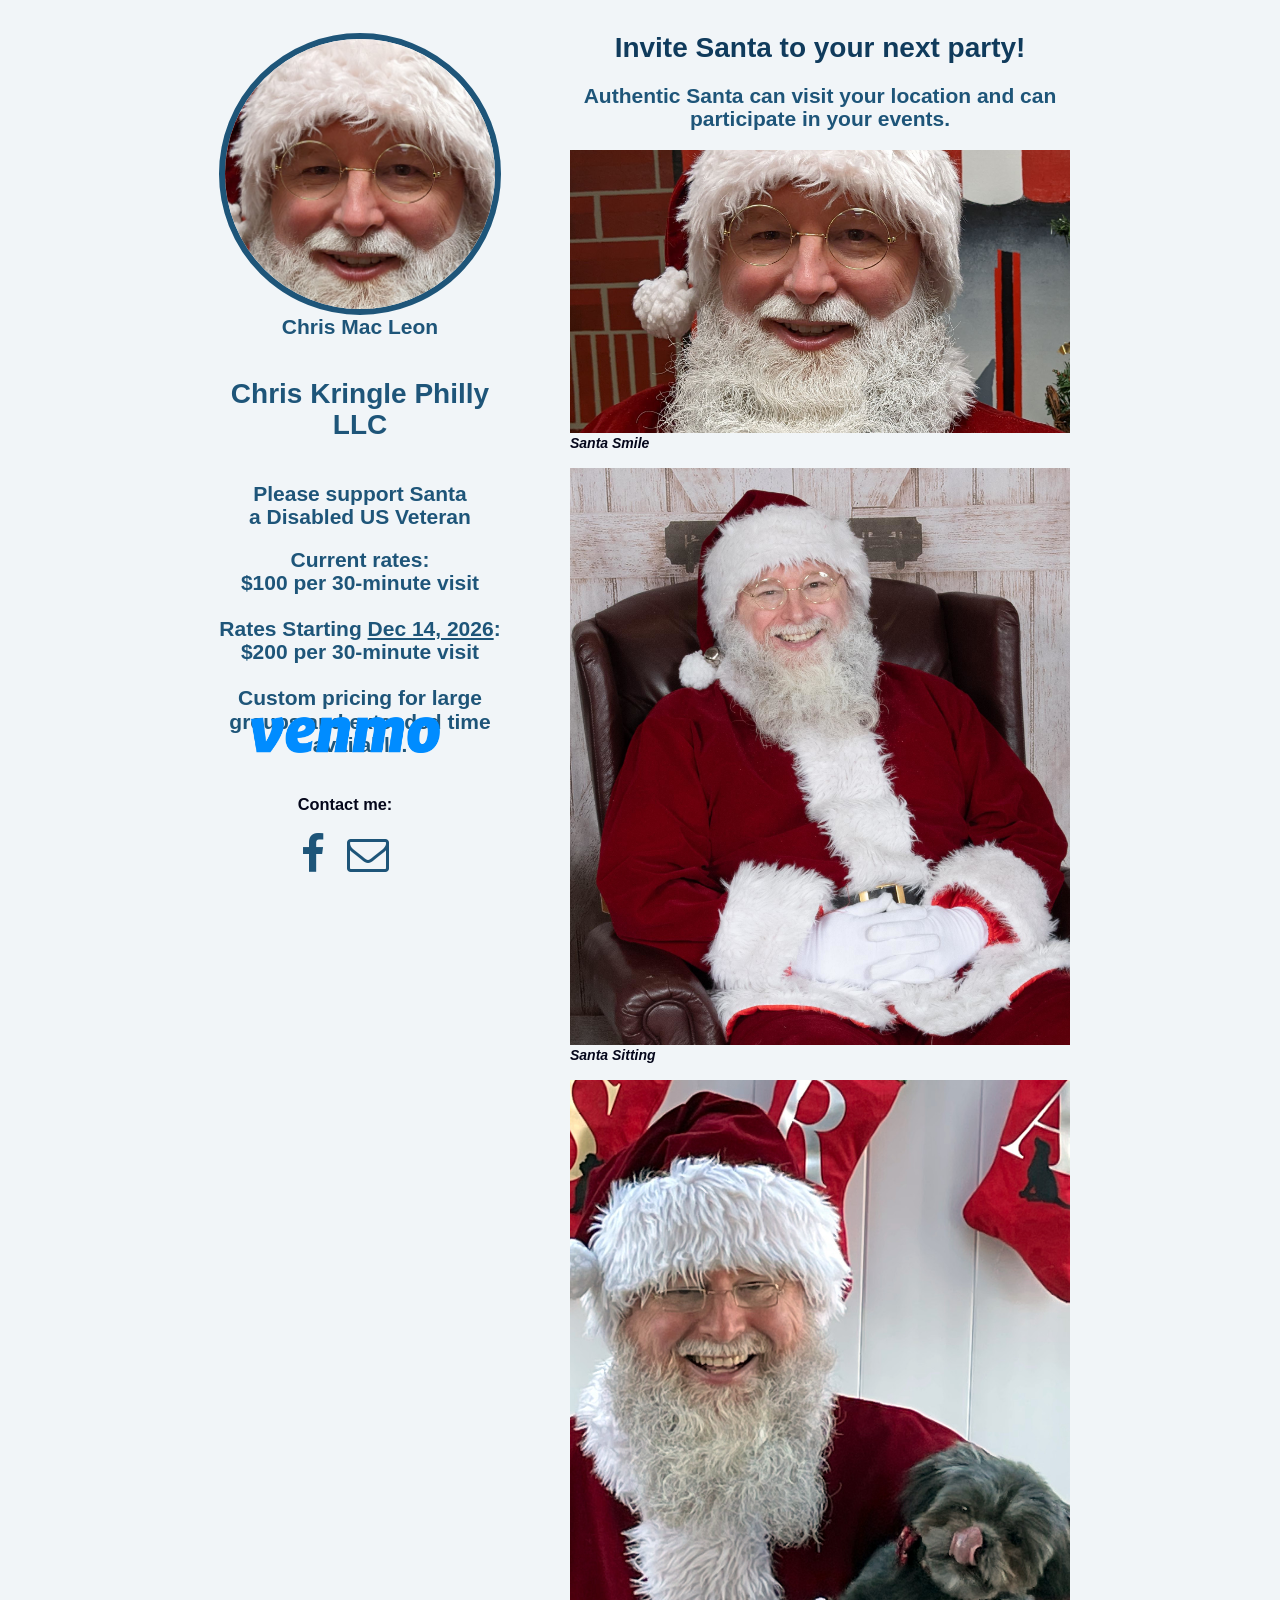
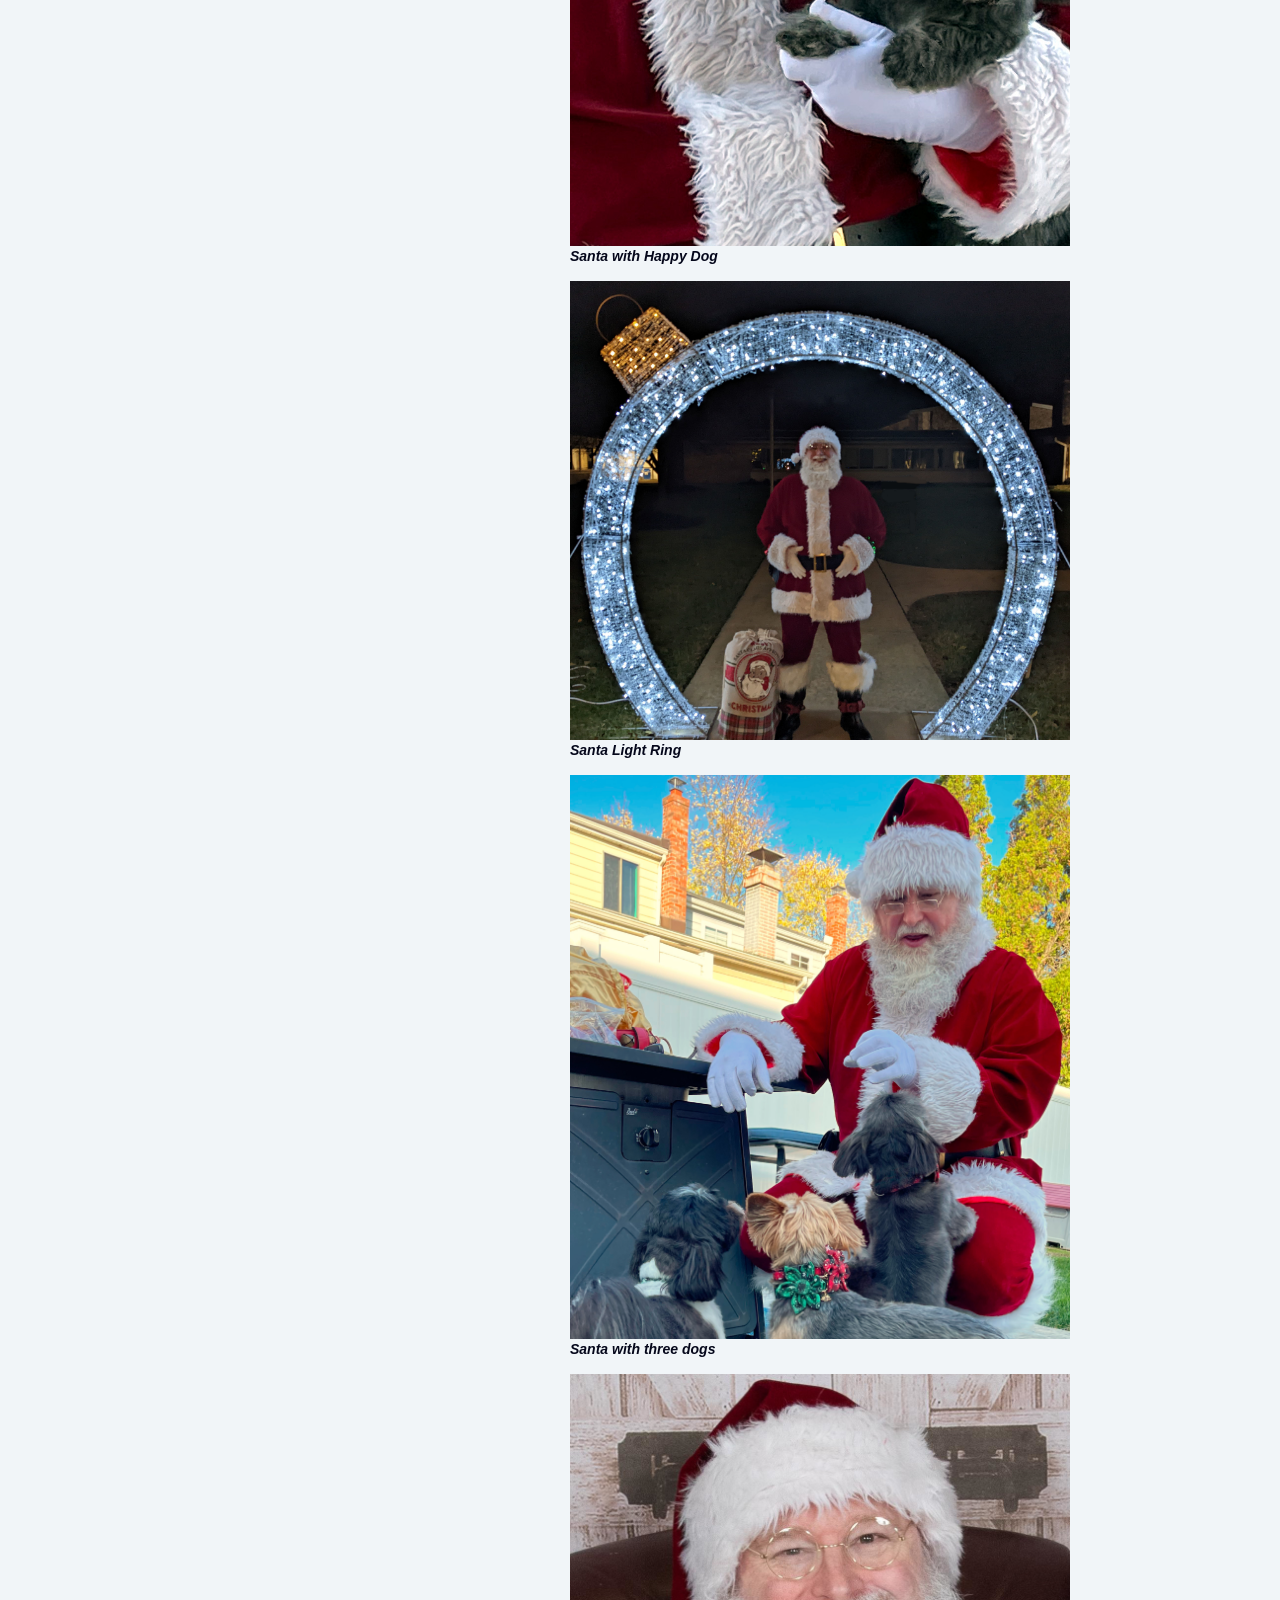
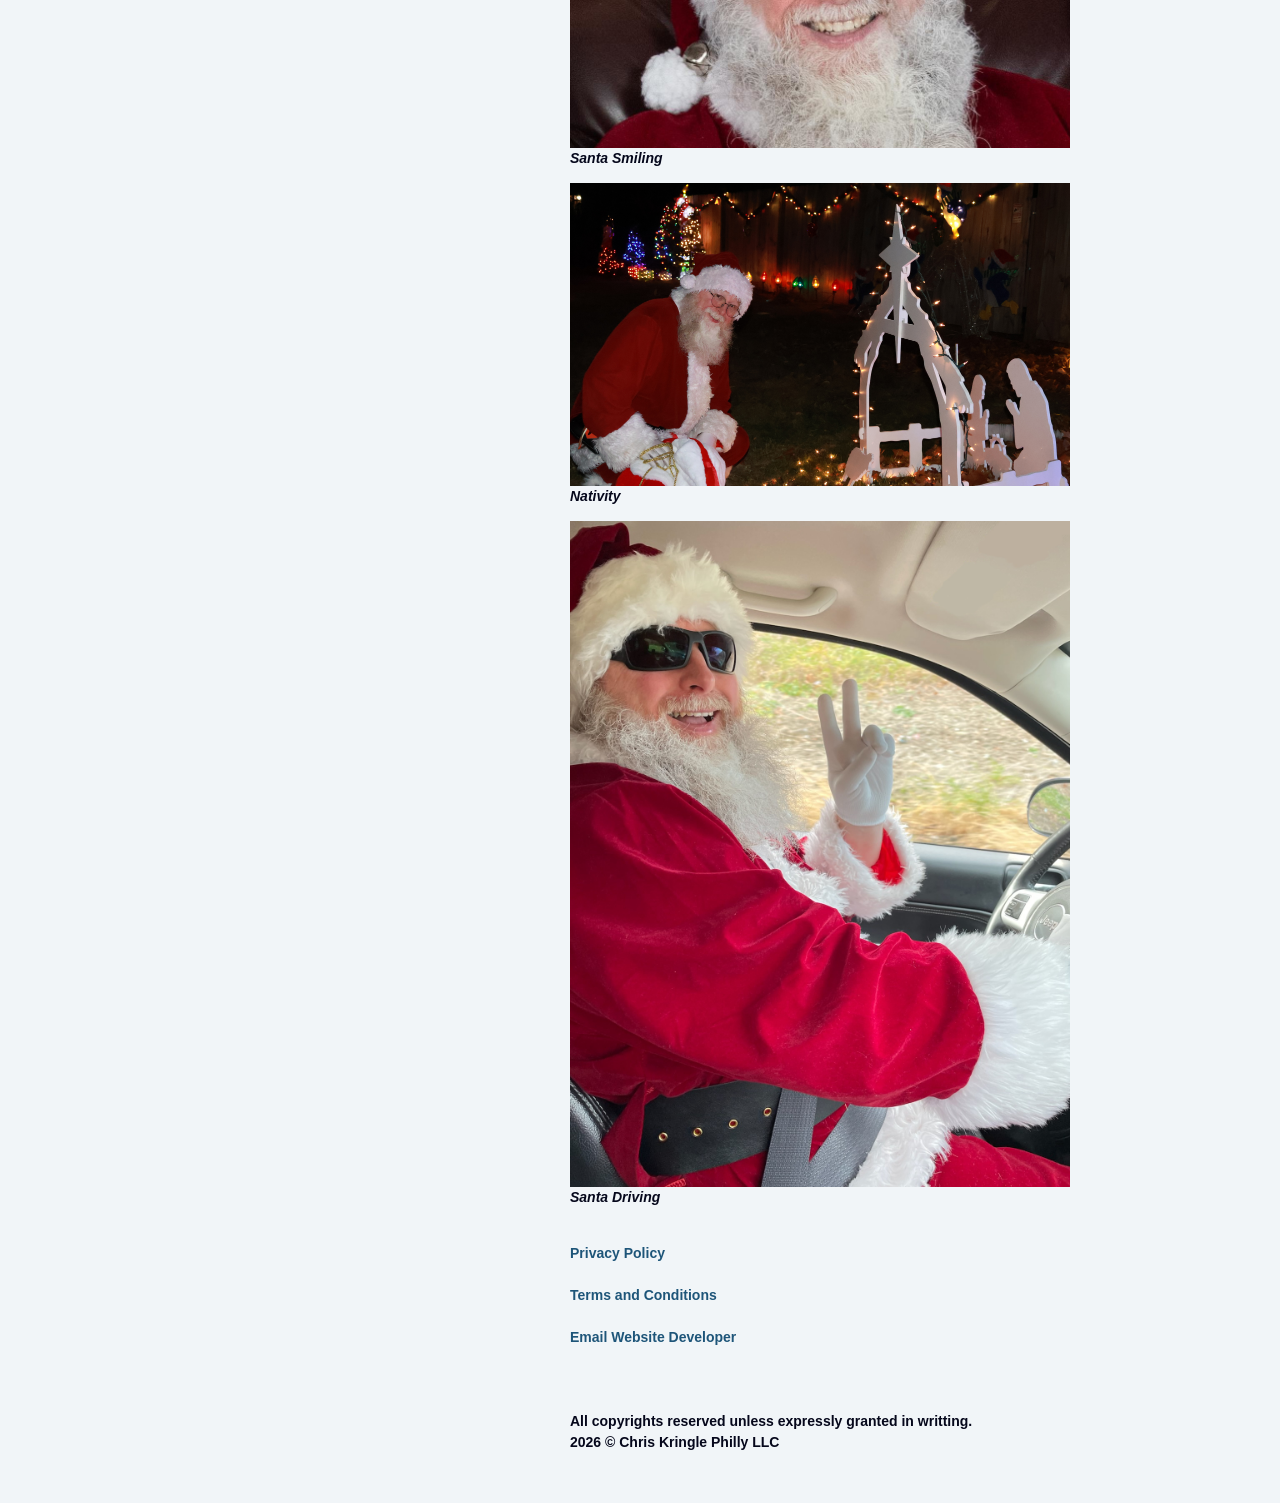
<file: index.html>
<!DOCTYPE html>
<html lang="en-US">
  <head>
    <meta charset="UTF-8">
    <meta http-equiv="X-UA-Compatible" content="IE=edge">
    <meta name="viewport" content="width=device-width, initial-scale=1">
    <title>CKPLLC - Invite Santa to your next party!</title>
    <link rel="stylesheet" href="https://cdnjs.cloudflare.com/ajax/libs/font-awesome/4.7.0/css/font-awesome.min.css">
    <link rel="icon" type="image/x-icon" href="/assets/img/favicon.ico">
  <!-- Begin Jekyll SEO tag v2.8.0 -->
<meta name="generator" content="Jekyll v4.3.4" />
<meta property="og:locale" content="en_US" />
<link rel="canonical" href="chriskringlephillyllc.github.io/" />
<meta property="og:url" content="chriskringlephillyllc.github.io/" />
<meta property="og:type" content="website" />
<meta name="twitter:card" content="summary" />
<script type="application/ld+json">
{"@context":"https://schema.org","@type":"WebSite","url":"chriskringlephillyllc.github.io/"}</script>
<!-- End Jekyll SEO tag -->

    <link rel="stylesheet" href="/assets/css/style.css?v=">
  </head>
  <body>
    <div class="wrapper">
      <header>
        <div class="logo_img">
          <a href="/"><img src="/assets/img/logo.png" alt="Logo" /></a>
        </div>
        <h2><a href="/">Chris Mac Leon</a></h2><br>
        <h1><a href="/">Chris Kringle Philly LLC</a></h1><br>
        <h2>Please support Santa<br><b>a Disabled US Veteran</h2>
        <h2>Current rates:<br> <b>$100</b> per 30-minute visit<br><br>Rates Starting <u>Dec 14, 2026</u>:<br> <b>$200</b> per 30-minute visit<br><br> Custom pricing for large groups and extended time available.
</h2>
      </header>
      <footer>
        



<div class="paymentService">
  <a href="https://venmo.com/code?user_id=3912414659610071279" target="_blank" rel="noopener noreferrer"><img src="/assets/img/Venmo_Logo_Blue.png" alt="Venmo" ></a><br>
</div>

<h3>Contact me:</h3>


    <a href="https://facebook.com/ChrisKringlePhillyLLC/" target="_blank"><span title="Facebook"><i class="fa fa-facebook" style="font-size:3em" aria-hidden="true"></i></span></a>
    &emsp;


  


  


  


  


  


  


  

<a href="mailto:chriskringlephilly@gmail.com?subject=I like to learn more about inviting Santa" target="_blank"><span title="Email "><i class="fa fa-envelope-o" style="font-size:3em" aria-hidden="true"></i></span></a>

      </footer>
      <section>
        <h1>Invite Santa to your next party!</h1>
        <h2 id="authentic-santa-can-visit-your-location-and-can-participate-in-your-events">Authentic Santa can visit your location and can participate in your events.</h2>

<p><img src="/assets/img/SantaClose.jpg" alt="Visit from Santa" /> <em>Santa Smile</em></p>

<p><img src="/assets/img/Santa3a.jpg" alt="Visit from Santa" /> <em>Santa Sitting</em></p>

<p><img src="/assets/img/Santa5.jpg" alt="Visit from Santa" /> <em>Santa with Happy Dog</em></p>

<p><img src="/assets/img/SantaRing.jpg" alt="Visit from Santa" /> <em>Santa Light Ring</em></p>

<p><img src="/assets/img/Santa6.jpg" alt="Visit from Santa" /> <em>Santa with three dogs</em></p>

<p><img src="/assets/img/Santa1a.jpg" alt="Visit from Santa" /> <em>Santa Smiling</em></p>

<p><img src="/assets/img/IMG_0514a.JPG" alt="Visit from Santa" /> <em>Nativity</em></p>

<p><img src="/assets/img/SantaDriving.jpg" alt="Visit from Santa" /> <em>Santa Driving</em></p>

        <br><a href="/privacy">Privacy Policy </a>

      <br><br><a href="/terms_conditions">Terms and Conditions</a>


      <br><br><a href="mailto:fmacleon@yahoo.com?subject=Create My Own WebSite or email about WebSite related issues **Site:Chris Kringle Philly LLC, Page:Invite Santa to your next party!**
            &body=I would like to learn more about creating my own WebSite or email about WebSite related issues" target="_blank">
            Email Website Developer</a>
 <br><br><br><br>
        All copyrights reserved unless expressly granted in writting. <br>
        2026 &copy; Chris Kringle Philly LLC 
      </section>
    </div>
  </body>
</html>
</file>
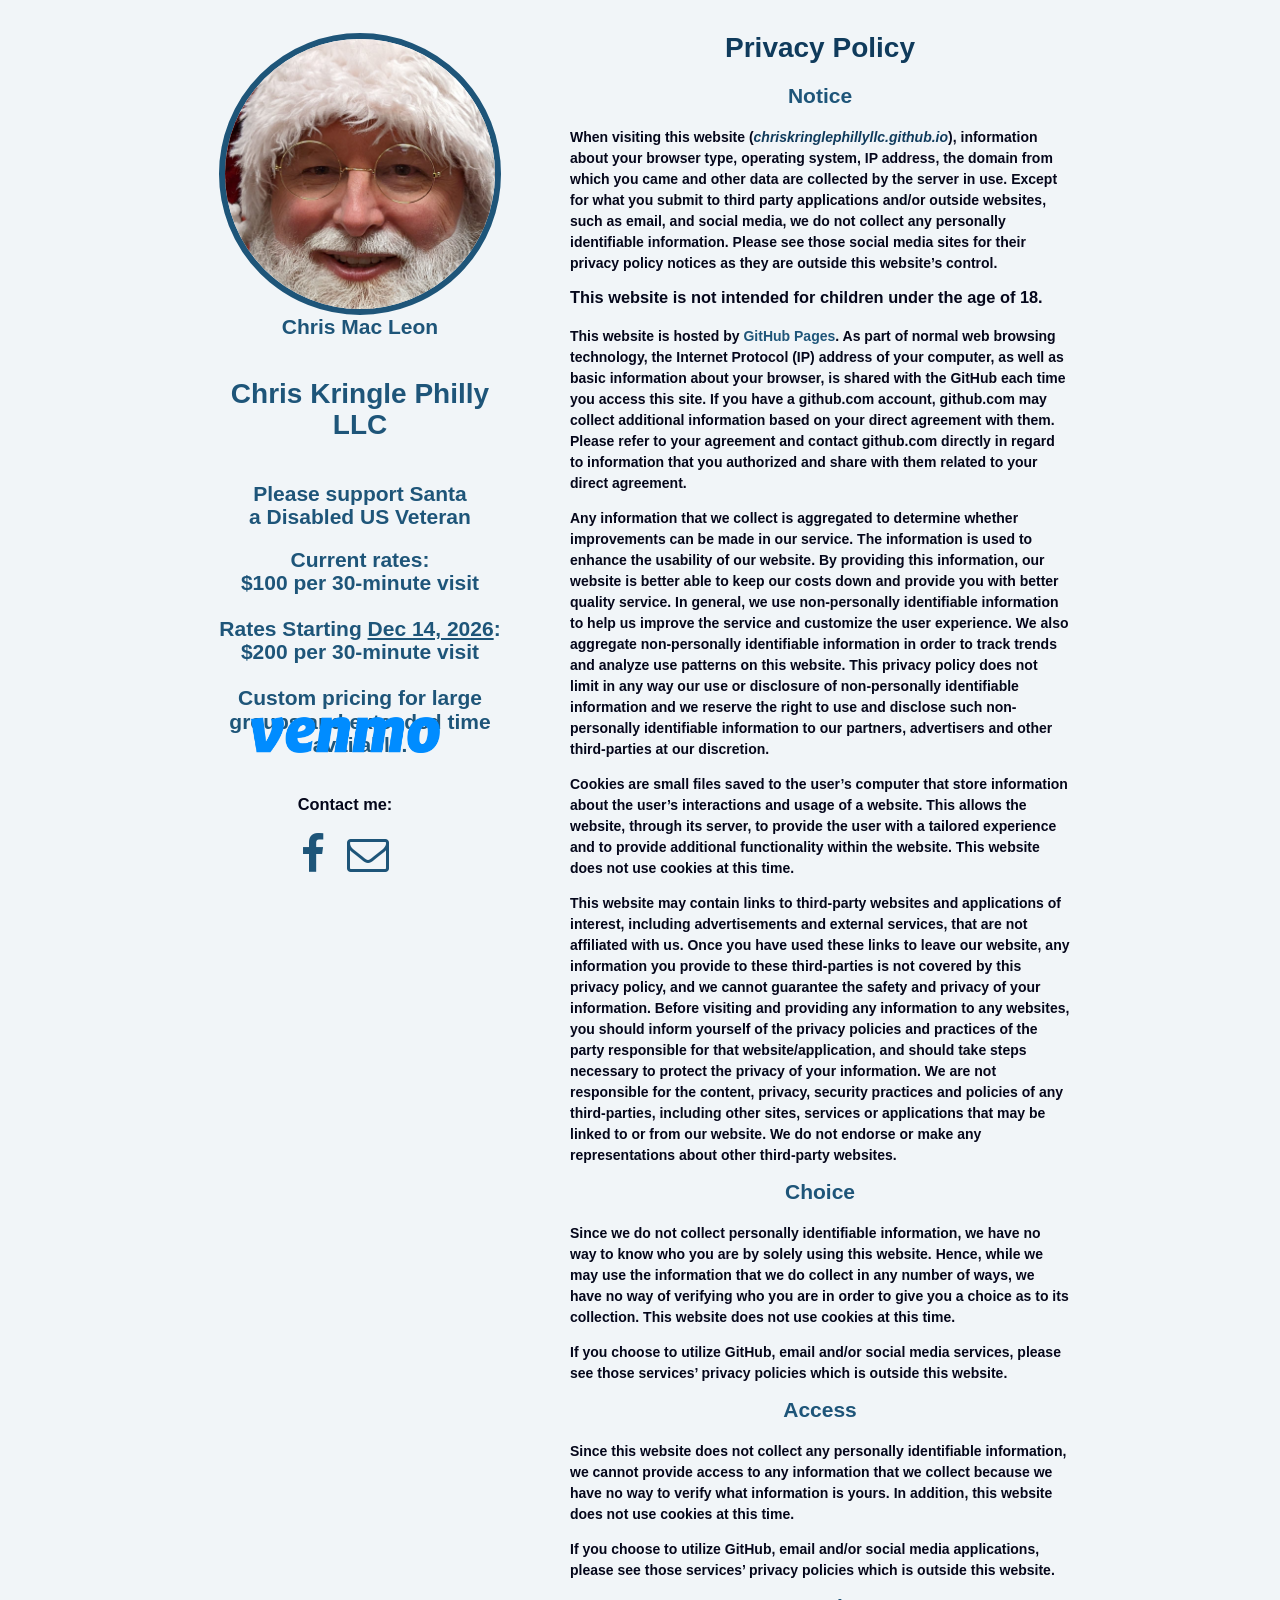
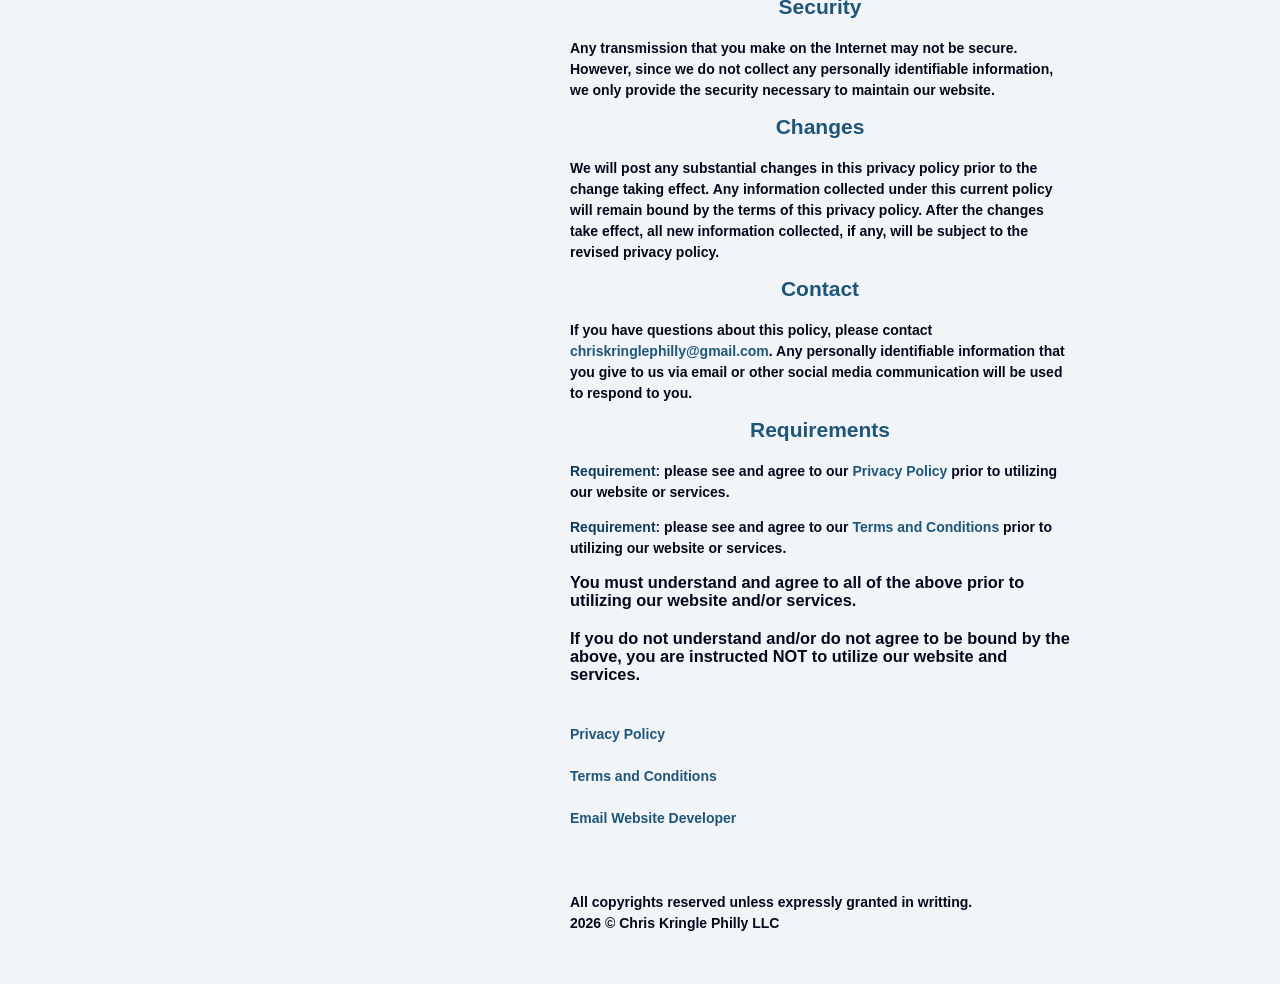
<file: privacy.html>
<!DOCTYPE html>
<html lang="en-US">
  <head>
    <meta charset="UTF-8">
    <meta http-equiv="X-UA-Compatible" content="IE=edge">
    <meta name="viewport" content="width=device-width, initial-scale=1">
    <title>CKPLLC - Privacy Policy</title>
    <link rel="stylesheet" href="https://cdnjs.cloudflare.com/ajax/libs/font-awesome/4.7.0/css/font-awesome.min.css">
    <link rel="icon" type="image/x-icon" href="/assets/img/favicon.ico">
  <!-- Begin Jekyll SEO tag v2.8.0 -->
<meta name="generator" content="Jekyll v4.3.4" />
<meta property="og:locale" content="en_US" />
<link rel="canonical" href="chriskringlephillyllc.github.io/privacy.html" />
<meta property="og:url" content="chriskringlephillyllc.github.io/privacy.html" />
<meta property="og:type" content="website" />
<meta name="twitter:card" content="summary" />
<script type="application/ld+json">
{"@context":"https://schema.org","@type":"WebPage","url":"chriskringlephillyllc.github.io/privacy.html"}</script>
<!-- End Jekyll SEO tag -->

    <link rel="stylesheet" href="/assets/css/style.css?v=">
  </head>
  <body>
    <div class="wrapper">
      <header>
        <div class="logo_img">
          <a href="/"><img src="/assets/img/logo.png" alt="Logo" /></a>
        </div>
        <h2><a href="/">Chris Mac Leon</a></h2><br>
        <h1><a href="/">Chris Kringle Philly LLC</a></h1><br>
        <h2>Please support Santa<br><b>a Disabled US Veteran</h2>
        <h2>Current rates:<br> <b>$100</b> per 30-minute visit<br><br>Rates Starting <u>Dec 14, 2026</u>:<br> <b>$200</b> per 30-minute visit<br><br> Custom pricing for large groups and extended time available.
</h2>
      </header>
      <footer>
        



<div class="paymentService">
  <a href="https://venmo.com/code?user_id=3912414659610071279" target="_blank" rel="noopener noreferrer"><img src="/assets/img/Venmo_Logo_Blue.png" alt="Venmo" ></a><br>
</div>

<h3>Contact me:</h3>


    <a href="https://facebook.com/ChrisKringlePhillyLLC/" target="_blank"><span title="Facebook"><i class="fa fa-facebook" style="font-size:3em" aria-hidden="true"></i></span></a>
    &emsp;


  


  


  


  


  


  


  

<a href="mailto:chriskringlephilly@gmail.com?subject=I like to learn more about inviting Santa" target="_blank"><span title="Email "><i class="fa fa-envelope-o" style="font-size:3em" aria-hidden="true"></i></span></a>

      </footer>
      <section>
        <h1>Privacy Policy</h1>
        <h2 id="notice">Notice</h2>
<p>When visiting this website (<strong><em>chriskringlephillyllc.github.io</em></strong>), information about your browser type, operating system, IP address, the domain from which you came and other data are collected by the server in use. Except for what you submit to third party applications and/or outside websites, such as email, and social media, we do not collect any personally identifiable information. Please see those social media sites for their privacy policy notices as they are outside this website’s control.</p>

<h3 id="this-website-is-not-intended-for-children-under-the-age-of-18">This website is not intended for children under the age of 18.</h3>

<p>This website is hosted by <a href="https://docs.github.com/en/site-policy/privacy-policies/github-privacy-statement">GitHub Pages</a>. As part of normal web browsing technology, the Internet Protocol (IP) address of your computer, as well as basic information about your browser, is shared with the GitHub each time you access this site. If you have a github.com account, github.com may collect additional information based on your direct agreement with them. Please refer to your agreement and contact github.com directly in regard to information that you authorized and share with them related to your direct agreement.</p>

<p>Any information that we collect is aggregated to determine whether improvements can be made in our service. The information is used to enhance the usability of our website. By providing this information, our website is better able to keep our costs down and provide you with better quality service. In general, we use non-personally identifiable information to help us improve the service and customize the user experience. We also aggregate non-personally identifiable information in order to track trends and analyze use patterns on this website. This privacy policy does not limit in any way our use or disclosure of non-personally identifiable information and we reserve the right to use and disclose such non-personally identifiable information to our partners, advertisers and other third-parties at our discretion.</p>

<p>Cookies are small files saved to the user’s computer that store information about the user’s interactions and usage of a website. This allows the website, through its server, to provide the user with a tailored experience and to provide additional functionality within the website. This website does not use cookies at this time.</p>

<p>This website may contain links to third-party websites and applications of interest, including advertisements and external services, that are not affiliated with us. Once you have used these links to leave our website, any information you provide to these third-parties is not covered by this privacy policy, and we cannot guarantee the safety and privacy of your information. Before visiting and providing any information to any websites, you should inform yourself of the privacy policies and practices of the party responsible for that website/application, and should take steps necessary to protect the privacy of your information. We are not responsible for the content, privacy, security practices and policies of any third-parties, including other sites, services or applications that may be linked to or from our website. We do not endorse or make any representations about other third-party websites.</p>

<h2 id="choice">Choice</h2>
<p>Since we do not collect personally identifiable information, we have no way to know who you are by solely using this website. Hence, while we may use the information that we do collect in any number of ways, we have no way of verifying who you are in order to give you a choice as to its collection. This website does not use cookies at this time.</p>

<p>If you choose to utilize GitHub, email and/or social media services, please see those services’ privacy policies which is outside this website.</p>

<h2 id="access">Access</h2>
<p>Since this website does not collect any personally identifiable information, we cannot provide access to any information that we collect because we have no way to verify what information is yours. In addition, this website does not use cookies at this time.</p>

<p>If you choose to utilize GitHub, email and/or social media applications, please see those services’ privacy policies which is outside this website.</p>

<h2 id="security">Security</h2>
<p>Any transmission that you make on the Internet may not be secure. However, since we do not collect any personally identifiable information, we only provide the security necessary to maintain our website.</p>

<h2 id="changes">Changes</h2>
<p>We will post any substantial changes in this privacy policy prior to the change taking effect. Any information collected under this current policy will remain bound by the terms of this privacy policy. After the changes take effect, all new information collected, if any, will be subject to the revised privacy policy.</p>

<h2 id="contact">Contact</h2>
<p>If you have questions about this policy, please contact <a href="mailto:chriskringlephilly@gmail.com?cc=fmacleon@yahoo.com&amp;subject=Email About Privacy Policy **Site:Chris Kringle Philly LLC, Page:Privacy Policy**">chriskringlephilly@gmail.com</a>. Any personally identifiable information that you give to us via email or other social media communication will be used to respond to you.</p>

<h2 id="requirements">Requirements</h2>
<p><strong>Requirement:</strong> please see and agree to our <a href="/privacy/">Privacy Policy</a> prior to utilizing our website or services.</p>

<p><strong>Requirement:</strong> please see and agree to our <a href="/terms_conditions/">Terms and Conditions</a> prior to utilizing our website or services.</p>

<h3 id="you-must-understand-and-agree-to-all-of-the-above-prior-to-utilizing-our-website-andor-services">You must understand and agree to all of the above prior to utilizing our website and/or services.</h3>

<h3 id="if-you-do-not-understand-andor-do-not-agree-to-be-bound-by-the-above-you-are-instructed-not-to-utilize-our-website-and-services">If you do not understand and/or do not agree to be bound by the above, you are instructed NOT to utilize our website and services.</h3>

        <br><a href="/privacy">Privacy Policy </a>

      <br><br><a href="/terms_conditions">Terms and Conditions</a>


      <br><br><a href="mailto:fmacleon@yahoo.com?subject=Create My Own WebSite or email about WebSite related issues **Site:Chris Kringle Philly LLC, Page:Privacy Policy**
            &body=I would like to learn more about creating my own WebSite or email about WebSite related issues" target="_blank">
            Email Website Developer</a>
 <br><br><br><br>
        All copyrights reserved unless expressly granted in writting. <br>
        2026 &copy; Chris Kringle Philly LLC 
      </section>
    </div>
  </body>
</html>
</file>
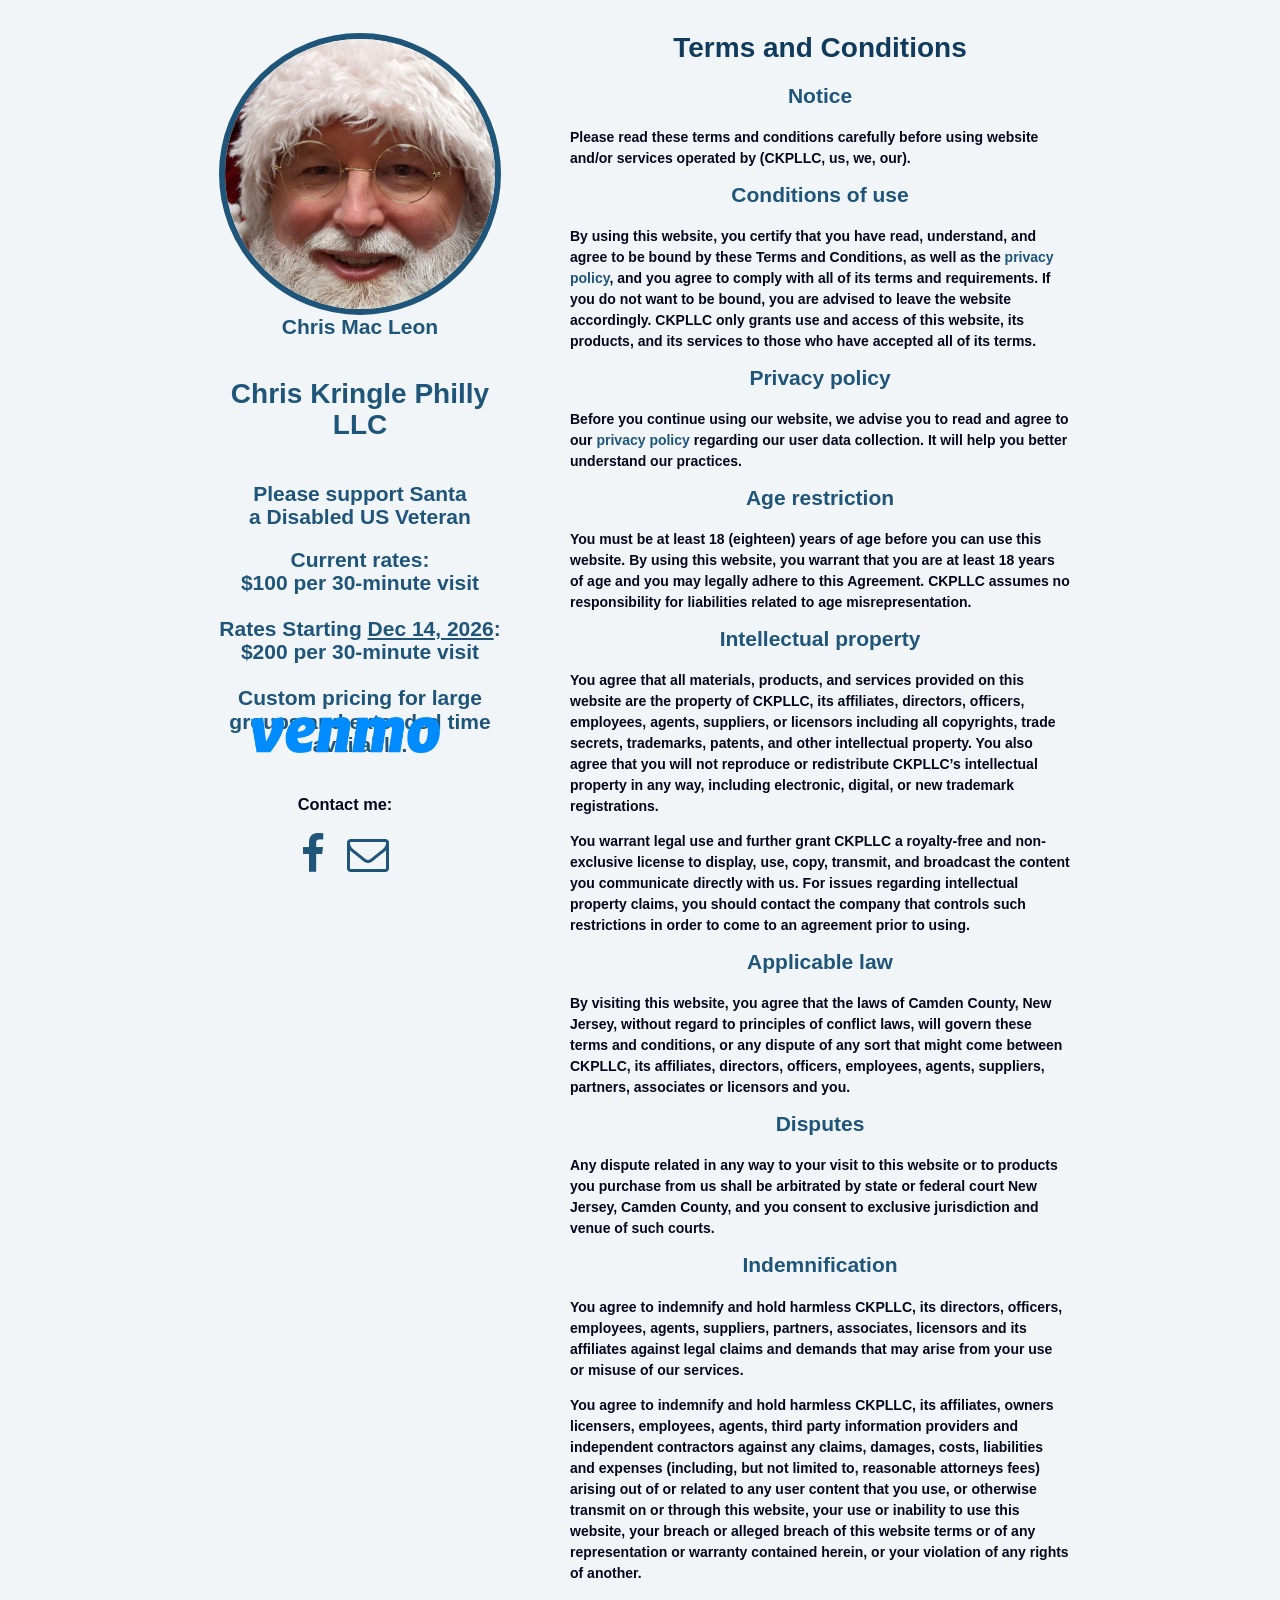
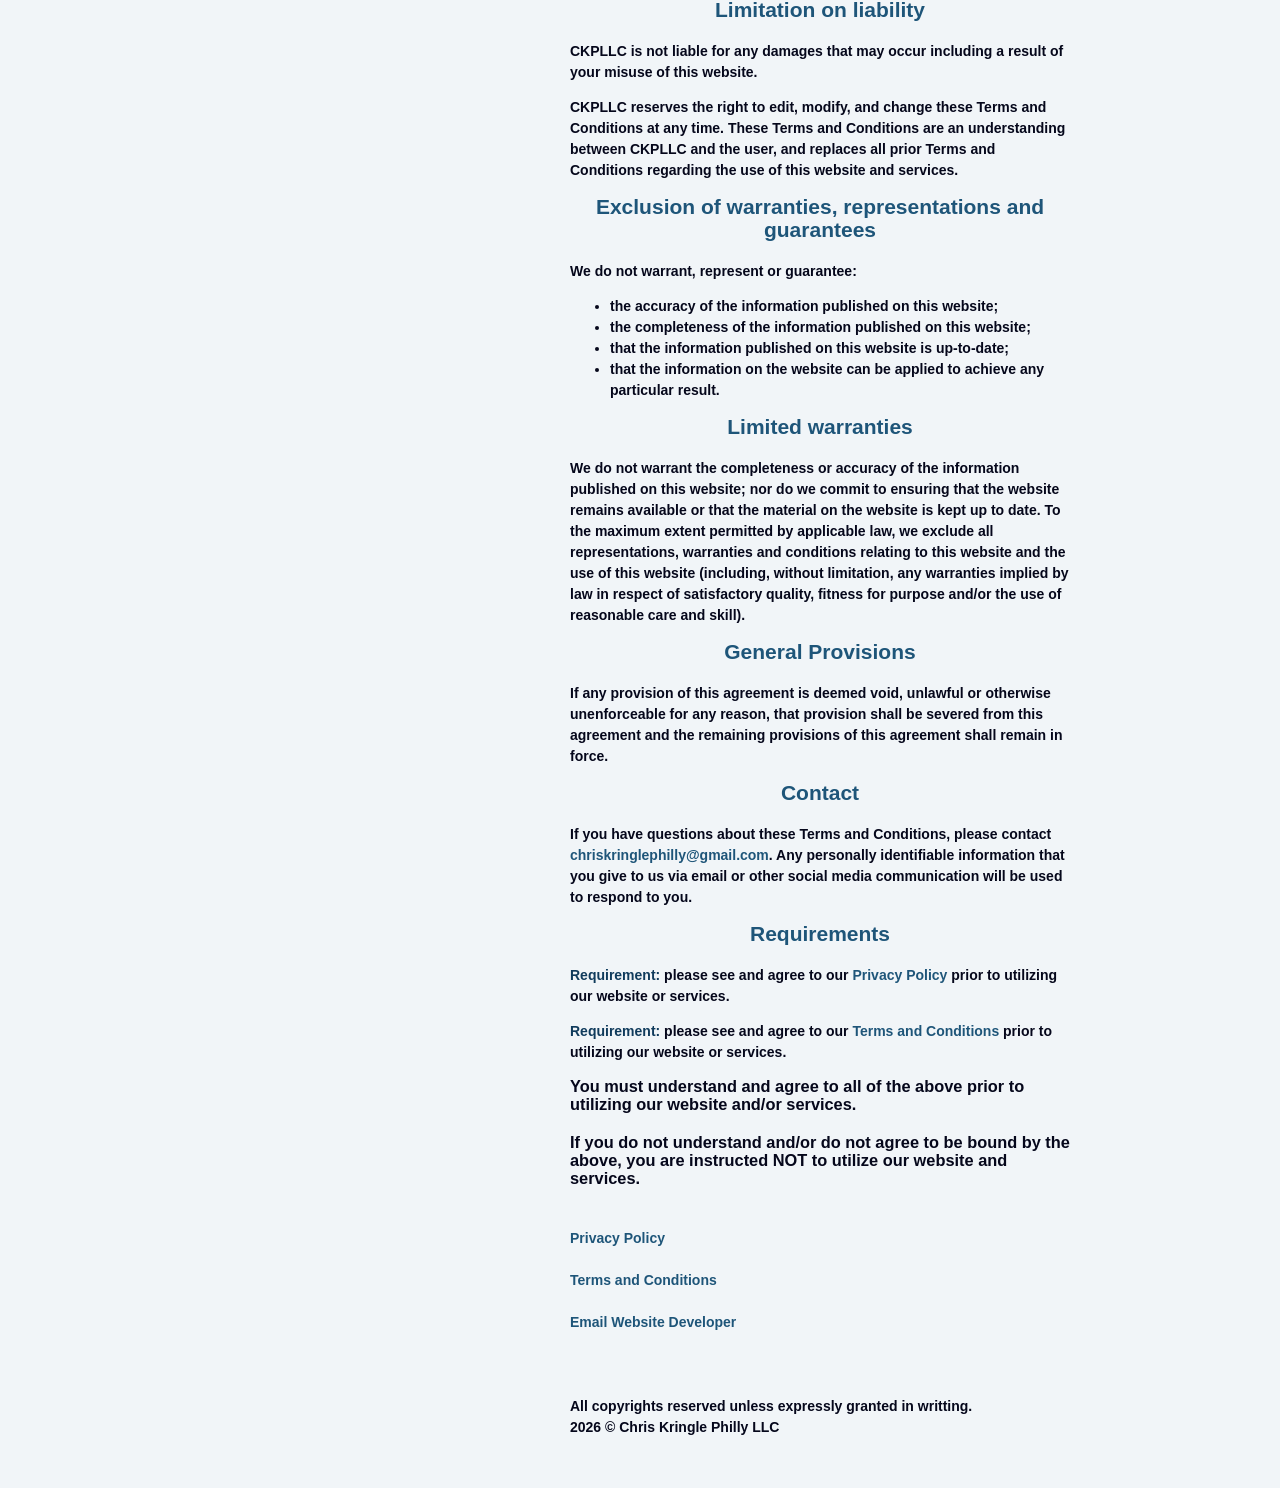
<file: terms_conditions.html>
<!DOCTYPE html>
<html lang="en-US">
  <head>
    <meta charset="UTF-8">
    <meta http-equiv="X-UA-Compatible" content="IE=edge">
    <meta name="viewport" content="width=device-width, initial-scale=1">
    <title>CKPLLC - Terms and Conditions</title>
    <link rel="stylesheet" href="https://cdnjs.cloudflare.com/ajax/libs/font-awesome/4.7.0/css/font-awesome.min.css">
    <link rel="icon" type="image/x-icon" href="/assets/img/favicon.ico">
  <!-- Begin Jekyll SEO tag v2.8.0 -->
<meta name="generator" content="Jekyll v4.3.4" />
<meta property="og:locale" content="en_US" />
<link rel="canonical" href="chriskringlephillyllc.github.io/terms_conditions.html" />
<meta property="og:url" content="chriskringlephillyllc.github.io/terms_conditions.html" />
<meta property="og:type" content="website" />
<meta name="twitter:card" content="summary" />
<script type="application/ld+json">
{"@context":"https://schema.org","@type":"WebPage","url":"chriskringlephillyllc.github.io/terms_conditions.html"}</script>
<!-- End Jekyll SEO tag -->

    <link rel="stylesheet" href="/assets/css/style.css?v=">
  </head>
  <body>
    <div class="wrapper">
      <header>
        <div class="logo_img">
          <a href="/"><img src="/assets/img/logo.png" alt="Logo" /></a>
        </div>
        <h2><a href="/">Chris Mac Leon</a></h2><br>
        <h1><a href="/">Chris Kringle Philly LLC</a></h1><br>
        <h2>Please support Santa<br><b>a Disabled US Veteran</h2>
        <h2>Current rates:<br> <b>$100</b> per 30-minute visit<br><br>Rates Starting <u>Dec 14, 2026</u>:<br> <b>$200</b> per 30-minute visit<br><br> Custom pricing for large groups and extended time available.
</h2>
      </header>
      <footer>
        



<div class="paymentService">
  <a href="https://venmo.com/code?user_id=3912414659610071279" target="_blank" rel="noopener noreferrer"><img src="/assets/img/Venmo_Logo_Blue.png" alt="Venmo" ></a><br>
</div>

<h3>Contact me:</h3>


    <a href="https://facebook.com/ChrisKringlePhillyLLC/" target="_blank"><span title="Facebook"><i class="fa fa-facebook" style="font-size:3em" aria-hidden="true"></i></span></a>
    &emsp;


  


  


  


  


  


  


  

<a href="mailto:chriskringlephilly@gmail.com?subject=I like to learn more about inviting Santa" target="_blank"><span title="Email "><i class="fa fa-envelope-o" style="font-size:3em" aria-hidden="true"></i></span></a>

      </footer>
      <section>
        <h1>Terms and Conditions</h1>
        <h2 id="notice">Notice</h2>
<p>Please read these terms and conditions carefully before using  website and/or services operated by  (CKPLLC, us, we, our).</p>

<h2 id="conditions-of-use">Conditions of use</h2>
<p>By using this website, you certify that you have read, understand, and agree to be bound by these Terms and Conditions, as well as the <a href="/privacy">privacy policy</a>, and you agree to comply with all of its terms and requirements. If you do not want to be bound, you are advised to leave the website accordingly. CKPLLC only grants use and access of this website, its products, and its services to those who have accepted all of its terms.</p>

<h2 id="privacy-policy">Privacy policy</h2>
<p>Before you continue using our website, we advise you to read and agree to our <a href="/privacy">privacy policy</a> regarding our user data collection. It will help you better understand our practices.</p>

<h2 id="age-restriction">Age restriction</h2>
<p>You must be at least 18 (eighteen) years of age before you can use this website. By using this website, you warrant that you are at least 18 years of age and you may legally adhere to this Agreement. CKPLLC assumes no responsibility for liabilities related to age misrepresentation.</p>

<h2 id="intellectual-property">Intellectual property</h2>
<p>You agree that all materials, products, and services provided on this website are the property of CKPLLC, its affiliates, directors, officers, employees, agents, suppliers, or licensors including all copyrights, trade secrets, trademarks, patents, and other intellectual property. You also agree that you will not reproduce or redistribute CKPLLC’s intellectual property in any way, including electronic, digital, or new trademark registrations.</p>

<p>You warrant legal use and further grant CKPLLC a royalty-free and non-exclusive license to display, use, copy, transmit, and broadcast the content you communicate directly with us. For issues regarding intellectual property claims, you should contact the company that controls such restrictions in order to come to an agreement prior to using.</p>

<h2 id="applicable-law">Applicable law</h2>
<p>By visiting this website, you agree that the laws of Camden County, New Jersey, without regard to principles of conflict laws, will govern these terms and conditions, or any dispute of any sort that might come between CKPLLC, its affiliates, directors, officers, employees, agents, suppliers, partners, associates or licensors and you.</p>

<h2 id="disputes">Disputes</h2>
<p>Any dispute related in any way to your visit to this website or to products you purchase from us shall be arbitrated by state or federal court New Jersey, Camden County, and you consent to exclusive jurisdiction and venue of such courts.</p>

<h2 id="indemnification">Indemnification</h2>
<p>You agree to indemnify and hold harmless CKPLLC, its directors, officers, employees, agents, suppliers, partners, associates, licensors and its affiliates against legal claims and demands that may arise from your use or misuse of our services.</p>

<p>You agree to indemnify and hold harmless CKPLLC, its affiliates, owners licensers, employees, agents, third party information providers and independent contractors against any claims, damages, costs, liabilities and expenses (including, but not limited to, reasonable attorneys fees) arising out of or related to any user content that you use, or otherwise transmit on or through this website, your use or inability to use this website, your breach or alleged breach of this website terms or of any representation or warranty contained herein, or your violation of any rights of another.</p>

<h2 id="limitation-on-liability">Limitation on liability</h2>
<p>CKPLLC is not liable for any damages that may occur including a result of your misuse of this website.</p>

<p>CKPLLC reserves the right to edit, modify, and change these Terms and Conditions at any time. These Terms and Conditions are an understanding between CKPLLC and the user, and replaces all prior Terms and Conditions regarding the use of this website and services.</p>

<h2 id="exclusion-of-warranties-representations-and-guarantees">Exclusion of warranties, representations and guarantees</h2>
<p>We do not warrant, represent or guarantee:</p>
<ul>
  <li>the accuracy of the information published on this website;</li>
  <li>the completeness of the information published on this website;</li>
  <li>that the information published on this website is up-to-date;</li>
  <li>that the information on the website can be applied to achieve any particular result.</li>
</ul>

<h2 id="limited-warranties">Limited warranties</h2>
<p>We do not warrant the completeness or accuracy of the information published on this website; nor do we commit to ensuring that the website remains available or that the material on the website is kept up to date. To the maximum extent permitted by applicable law, we exclude all representations, warranties and conditions relating to this website and the use of this website (including, without limitation, any warranties implied by law in respect of satisfactory quality, fitness for purpose and/or the use of reasonable care and skill).</p>

<h2 id="general-provisions">General Provisions</h2>
<p>If any provision of this agreement is deemed void, unlawful or otherwise unenforceable for any reason, that provision shall be severed from this agreement and the remaining provisions of this agreement shall remain in force.</p>

<h2 id="contact">Contact</h2>
<p>If you have questions about these Terms and Conditions, please contact <a href="mailto:chriskringlephilly@gmail.com?cc=fmacleon@yahoo.com&amp;subject=Email About Terms and Conditions **Site:,Page:**">chriskringlephilly@gmail.com</a>. Any personally identifiable information that you give to us via email or other social media communication will be used to respond to you.</p>

<h2 id="requirements">Requirements</h2>
<p><strong>Requirement:</strong> please see and agree to our <a href="/privacy/">Privacy Policy</a> prior to utilizing our website or services.</p>

<p><strong>Requirement:</strong> please see and agree to our <a href="/terms_conditions/">Terms and Conditions</a> prior to utilizing our website or services.</p>

<h3 id="you-must-understand-and-agree-to-all-of-the-above-prior-to-utilizing-our-website-andor-services">You must understand and agree to all of the above prior to utilizing our website and/or services.</h3>

<h3 id="if-you-do-not-understand-andor-do-not-agree-to-be-bound-by-the-above-you-are-instructed-not-to-utilize-our-website-and-services">If you do not understand and/or do not agree to be bound by the above, you are instructed NOT to utilize our website and services.</h3>

        <br><a href="/privacy">Privacy Policy </a>

      <br><br><a href="/terms_conditions">Terms and Conditions</a>


      <br><br><a href="mailto:fmacleon@yahoo.com?subject=Create My Own WebSite or email about WebSite related issues **Site:Chris Kringle Philly LLC, Page:Terms and Conditions**
            &body=I would like to learn more about creating my own WebSite or email about WebSite related issues" target="_blank">
            Email Website Developer</a>
 <br><br><br><br>
        All copyrights reserved unless expressly granted in writting. <br>
        2026 &copy; Chris Kringle Philly LLC 
      </section>
    </div>
  </body>
</html>
</file>
<file: assets/css/style.css>
header{width:300px;float:left;position:fixed;-webkit-font-smoothing:subpixel-antialiased;text-align:center;margin:0 auto}body{padding:25px;font:14px/1.5 "Noto Sans","Helvetica Neue",Helvetica,Arial,sans-serif;font-weight:400;color:#05071b;background-color:#f1f5f8}h1,h2,h3,h4,h5,h6{margin:0 0 20px}h1,h2,h3{line-height:1.1}h1{font-size:2em;color:#103b5c;text-align:center}h2{color:#1e5579;text-align:center}h3,h4,h5,h6{color:#05071b}a{color:#1e5579;text-decoration:none}a:hover,a:focus{color:#103b5c;font-weight:bold}a small{font-size:11px;color:#777;margin-top:-0.3em;display:block}a:hover small{color:#777}.wrapper{width:860px;margin:auto}img{max-width:100%;display:block;margin-left:auto;margin-right:auto}.logo_img img{object-fit:cover;aspect-ratio:1/1;width:90%;border-radius:50%;border:6px solid #1e5579;transition:transform .6s}.logo_img img:hover{transform:scale3d(0.95, 0.95, 1)}strong{color:#103b5c;font-weight:900}section{width:500px;float:right;padding-bottom:50px;margin:0 auto;border-width:1px 0 0 0}small{font-size:11px}hr{border:0;background:#05071b;height:3px;margin:0 0 20px}footer{width:270px;float:left;position:fixed;bottom:25px;-webkit-font-smoothing:subpixel-antialiased;text-align:center;margin:0 auto;margin:0 auto}.paymentService{padding-left:1em;padding-right:1em;padding-bottom:1.5em;padding-top:.5em;display:block;margin-left:auto;margin-right:auto;width:70%}@media print,screen and (max-width: 960px),(max-height: 800px){div.wrapper{width:auto;max-width:860px;margin:auto}header,section,footer{float:none;position:static;width:auto}header .paymentService,section .paymentService,footer .paymentService{display:block;margin-left:auto;margin-right:auto;margin-top:1em;width:40%;padding-bottom:2em}footer{padding-bottom:2em}header{padding-right:320px;padding-right:30px;padding-left:30px;margin-left:auto;margin-right:auto;width:50%;float:none;position:static}section{border-width:1px 0 0 0;border-width:1px 0;padding:20px 0;margin:0 0 20px;border:1px solid #05071b;border-width:1px 0 0 0}img{max-width:100%;display:block;margin-left:auto;margin-right:auto}header a small{display:inline}}@media print,screen and (max-width: 720px){body{word-wrap:break-word}header{padding:10}header ul,header p.view{position:static}section{border:1px solid #05071b;border-width:1px 0 0 0}pre,code{word-wrap:normal}}@media print,screen and (max-width: 480px){body{padding:15px}section{border:1px solid #05071b;border-width:1px 0 0 0}}@media print,screen and (max-height: 800px){header h1,header h2,header h3,header h4,header h5{margin:0}.paymentService{padding-bottom:0em}section{border:1px solid #05071b;border-width:1px 0 0 0}footer{bottom:.75em}}@media print{body{padding:.4in;font-size:12pt;color:#444}}/*# sourceMappingURL=style.css.map */
</file>
